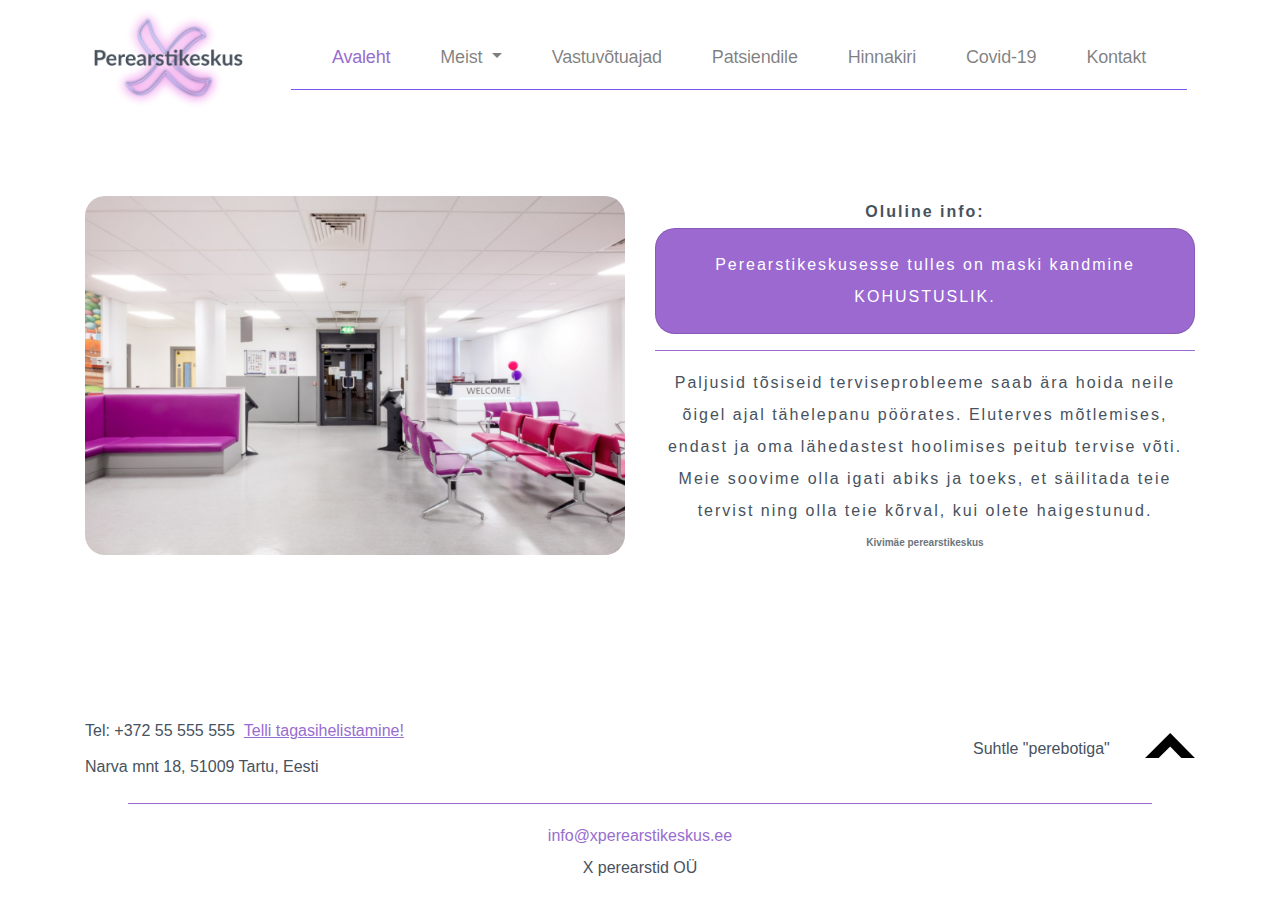
<file: index.html>
<!DOCTYPE html>
<html lang="ee">
    <head>
        <meta charset="utf-8">
        <meta http-equiv="X-UA-Compatible" content="IE=edge">
        <meta name="viewport" content="width=device-width, initial-scale=1, shrink-to-fit=no">
        <meta name="description" content="">
            <meta name="author" content="">
        <title>Perearstikeskus X &#8211; Avaleht</title>
        <!-- Bootstrap CSS -->
        <link rel="stylesheet" href="https://stackpath.bootstrapcdn.com/bootstrap/4.3.1/css/bootstrap.min.css" integrity="sha384-ggOyR0iXCbMQv3Xipma34MD+dH/1fQ784/j6cY/iJTQUOhcWr7x9JvoRxT2MZw1T" crossorigin="anonymous">
        <!-- minu CSS -->
        <link rel="stylesheet" href="style.css">
        <link rel='stylesheet' href='http://fonts.googleapis.com/css?family=Lato&subset=latin,latin-ext' type='text/css'>
        <link rel="icon" type="image/png" href="img/favicon.png">
    </head>
    <body>
        <div class="d-flex mx-auto mb-3 align-items-center">
            <header class="text-center mr-5">
                <a href="index.html"><img src="logo.png" width="150px"></a>
            </header>
            <nav class="navbar navbar-expand-xl navbar-light">
                <button class="navbar-toggler" type="button" data-toggle="collapse" data-target="#navbarNavDropdown" aria-controls="navbarNavDropdown" aria-expanded="false" aria-label="Toggle navigation">
                    <span class="navbar-toggler-icon"></span>
                </button>

                <div class="collapse navbar-collapse" id="navbarNavDropdown">
                    <ul class="navbar-nav mr-auto">
                        <li class="nav-item active"><a class="nav-link" href="index.html">Avaleht</a></li>
                        <li class="nav-item dropdown">
                            <a class="nav-link dropdown-toggle" href="#" id="navbarDropdown" role="button" data-toggle="dropdown" aria-haspopup="true" aria-expanded="false">
                                Meist
                            </a>
                            <div class="dropdown-menu" aria-labelledby="navbarDropdown">
                                <a class="dropdown-item" href="about.html">Ettevõttest</a>
                                <a class="dropdown-item" href="employees.html">Meie töötajad</a>
                            </div>
                        </li>
                        <li class="nav-item"><a class="nav-link" href="reception.html">Vastuvõtuajad</a></li>
                        <li class="nav-item"><a class="nav-link" href="patient_info.html">Patsiendile</a></li>
                        <li class="nav-item"><a class="nav-link" href="pricing.html">Hinnakiri</a></li>
                        <li class="nav-item"><a class="nav-link" href="covid.html">Covid-19</a></li>
                        <li class="nav-item"><a class="nav-link" href="kontakt.html">Kontakt</a></li>
                    </ul>
                </div>
            </nav>
        </div>
        <main class="container d-flex align-items-center">
            <div class="row">
                <section class="col-xl-6">
                    <img src="images/lobby.png" class="extra-rounding" width="100%">
                </section>
                <section class="col-xl-6">
                    <div>
                        <div class="text-center emphasize font-weight-bold">Oluline info:</div>
                        <div class="card text-white bg-purple extra-rounding text-center emphasize">
                            <div class="card-body">Perearstikeskusesse tulles on maski kandmine <span class="text-uppercase">kohustuslik.</span></div>
                        </div>
                    </div>
                    <div>
                        <hr>
                        <div class="emphasize text-center">Paljusid tõsiseid terviseprobleeme saab ära hoida neile õigel ajal tähelepanu pöörates. Eluterves mõtlemises, endast ja oma lähedastest hoolimises peitub tervise võti. Meie soovime olla igati abiks ja toeks, et säilitada teie tervist ning olla teie kõrval, kui olete haigestunud.</div>
                        <div class="extra-small font-weight-bold text-center text-muted">Kivimäe perearstikeskus</div>
                    </div>
                </section>
            </div>
        </main>

        <footer>
            <div class="container footer d-flex flex-wrap align-items-center justify-content-between">
                <div id="k-andmed">
                    <p class="mb-1">Tel: +372 55 555 555 &nbsp;<a style="text-decoration: underline;" href="helistamine.html">Telli tagasihelistamine! </a></p>
                    <p class="mb-1">Narva mnt 18, 51009 Tartu, Eesti</p>
                </div>
                <div class="bot d-flex">
                    <span class="mr-1">Suhtle "perebotiga"</span>
                    <span class="bot-button" onclick="toggleChat()">
                        <object
                            type="image/svg+xml"
                            data="img/ArrowUp.svg" width="50">
                        </object>
                    </span>

                    <div id="chat-container">
                        <button id="close-chat" type="button" onclick="closeChat()">
                            <img src="img/ArrowDown.svg" width="50" alt="">
                        </button>
                        <div class="chat-history">
                            <p id="chat-history-text">Kas saan kuidagi abiks olla?</p>
                        </div>
                        <div class="chat-input">
                            <input type="text" id="user-input">
                        </div>
                    </div>
                </div>
            </div>
            <hr>
            <div class="d-flex flex-column align-items-center">
                <a href="mailto:info@xperearstikeskus.ee">info@xperearstikeskus.ee</a>
                <p>X perearstid OÜ</p>
            </div>
        </footer>
        <!-- jQuery -->
        <script src="https://code.jquery.com/jquery-3.3.1.slim.min.js" integrity="sha384-q8i/X+965DzO0rT7abK41JStQIAqVgRVzpbzo5smXKp4YfRvH+8abtTE1Pi6jizo" crossorigin="anonymous"></script>
        <!-- Popper.js -->
        <script src="https://cdnjs.cloudflare.com/ajax/libs/popper.js/1.14.7/umd/popper.min.js" integrity="sha384-UO2eT0CpHqdSJQ6hJty5KVphtPhzWj9WO1clHTMGa3JDZwrnQq4sF86dIHNDz0W1" crossorigin="anonymous"></script>
        <!-- Boostrap JS -->
        <script src="https://stackpath.bootstrapcdn.com/bootstrap/4.3.1/js/bootstrap.min.js" integrity="sha384-JjSmVgyd0p3pXB1rRibZUAYoIIy6OrQ6VrjIEaFf/nJGzIxFDsf4x0xIM+B07jRM" crossorigin="anonymous"></script>
        <!-- ikoonid -->
        <script src="https://cdn.linearicons.com/free/1.0.0/svgembedder.min.js"></script>
        <!-- bot -->
        <script src="js/bot.js"></script>
    </body>
</html>
</file>
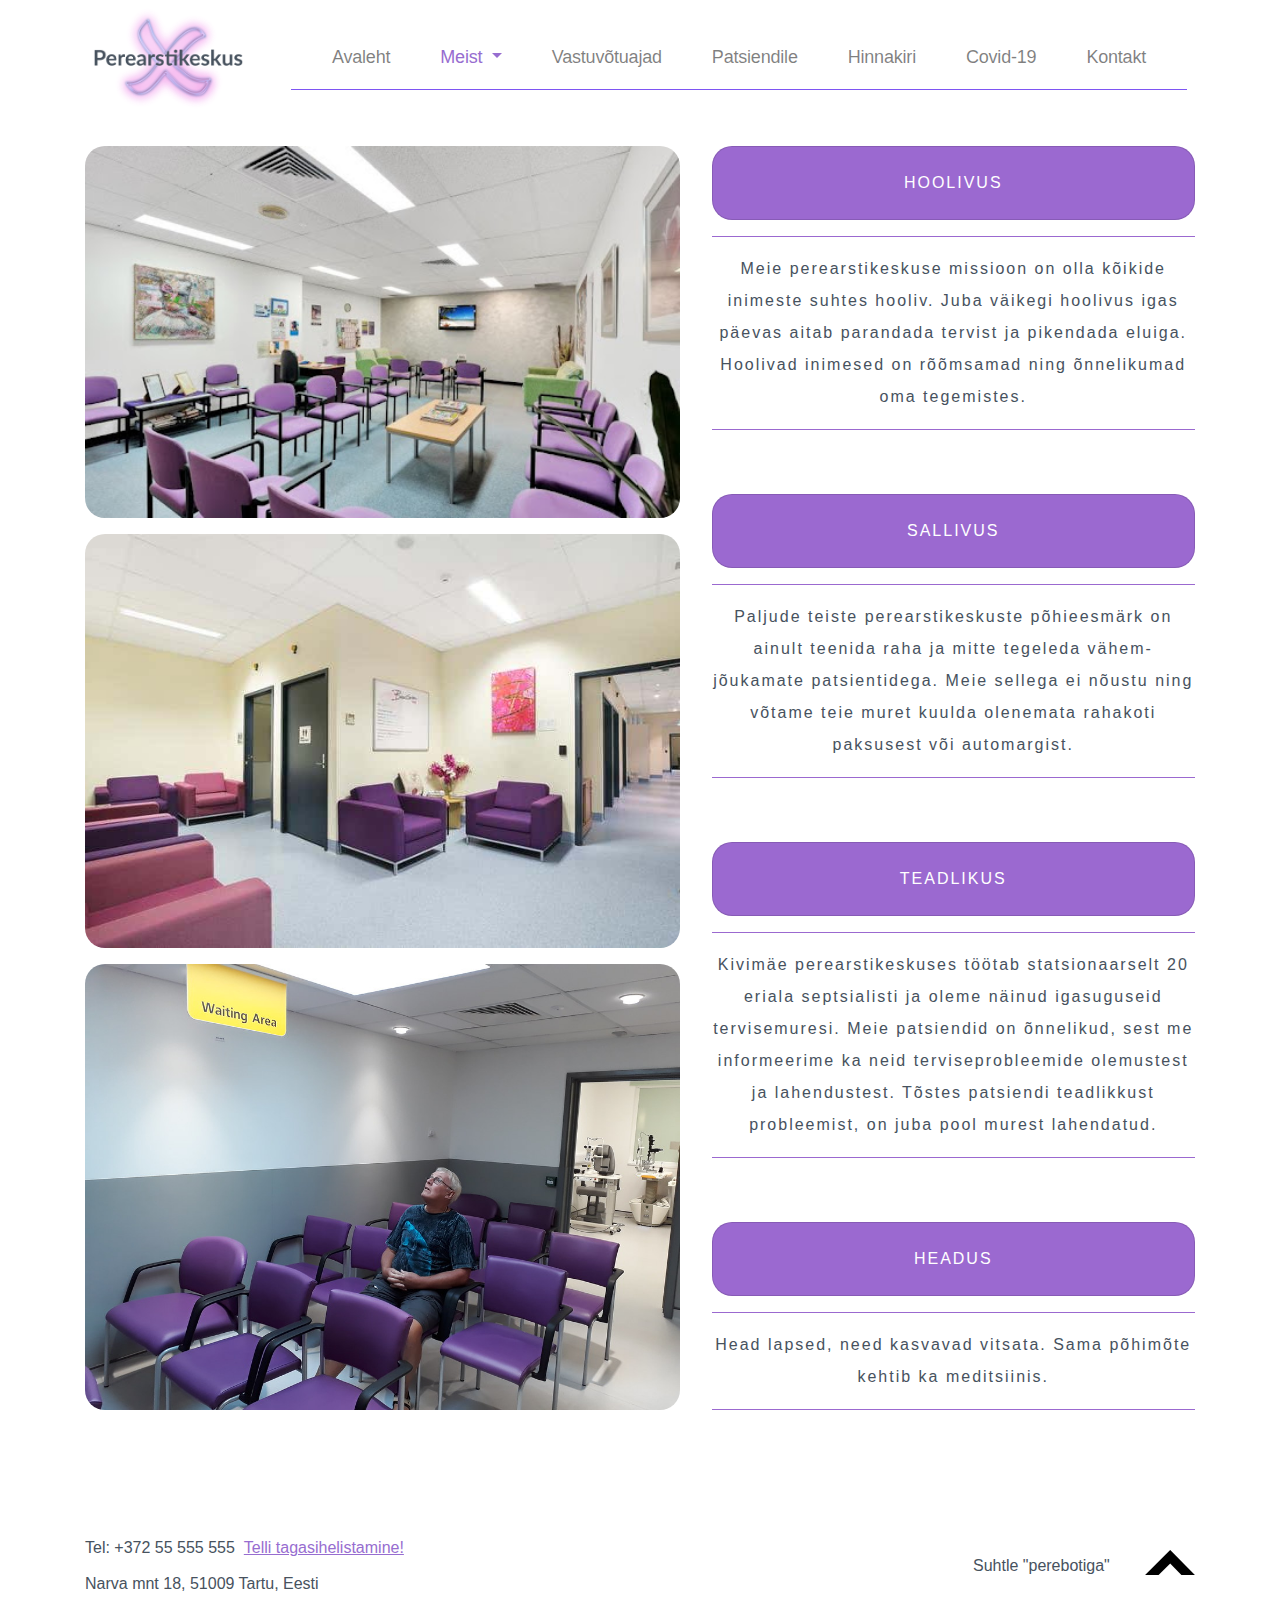
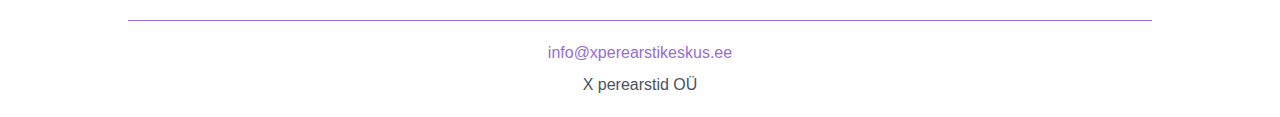
<file: about.html>
<!DOCTYPE html>
<html lang="ee">
<head>
    <meta charset="utf-8">
    <meta http-equiv="X-UA-Compatible" content="IE=edge">
    <meta name="viewport" content="width=device-width, initial-scale=1, shrink-to-fit=no">
    <meta name="description" content="">
    <meta name="author" content="">
    <title>Perearstikeskus X &#8211; Meist</title>
    <!-- Bootstrap CSS -->
    <link rel="stylesheet" href="https://stackpath.bootstrapcdn.com/bootstrap/4.3.1/css/bootstrap.min.css" integrity="sha384-ggOyR0iXCbMQv3Xipma34MD+dH/1fQ784/j6cY/iJTQUOhcWr7x9JvoRxT2MZw1T" crossorigin="anonymous">
    <!-- minu CSS -->
    <link rel="stylesheet" href="style.css">
    <link rel='stylesheet' href='http://fonts.googleapis.com/css?family=Lato&subset=latin,latin-ext' type='text/css'>
    <link rel="icon" type="image/png" href="img/favicon.png">
</head>
<body>

    <div class="d-flex mx-auto mb-3 align-items-center">
        <header class="text-center mr-5">
            <a href="index.html"><img src="logo.png" width="150px"></a>
        </header>
        <nav class="navbar navbar-expand-xl navbar-light">
            <button class="navbar-toggler" type="button" data-toggle="collapse" data-target="#navbarNavDropdown" aria-controls="navbarNavDropdown" aria-expanded="false" aria-label="Toggle navigation">
                <span class="navbar-toggler-icon"></span>
            </button>

            <div class="collapse navbar-collapse" id="navbarNavDropdown">
                <ul class="navbar-nav mr-auto">
                    <li class="nav-item"><a class="nav-link" href="index.html">Avaleht</a></li>
                    <li class="nav-item active dropdown">
                        <a class="nav-link dropdown-toggle" href="#" id="navbarDropdown" role="button" data-toggle="dropdown" aria-haspopup="true" aria-expanded="false">
                            Meist
                        </a>
                        <div class="dropdown-menu" aria-labelledby="navbarDropdown">
                            <a class="dropdown-item active" href="about.html">Ettevõttest</a>
                            <a class="dropdown-item" href="employees.html">Meie töötajad</a>
                        </div>
                    </li>
                    <li class="nav-item"><a class="nav-link" href="reception.html">Vastuvõtuajad</a></li>
                    <li class="nav-item"><a class="nav-link" href="patient_info.html">Patsiendile</a></li>
                    <li class="nav-item"><a class="nav-link" href="pricing.html">Hinnakiri</a></li>
                    <li class="nav-item"><a class="nav-link" href="covid.html">Covid-19</a></li>
                    <li class="nav-item"><a class="nav-link" href="kontakt.html">Kontakt</a></li>
                </ul>
            </div>
        </nav>
    </div>

    <main class="container d-flex align-items-center justify-content-around flex-wrap">
        <section class="section left-section">
            <img src="images/interior_1.jpg" class="extra-rounding vertical-spacing" width="100%">
            <img src="images/interior_2.jpg" class="extra-rounding vertical-spacing" width="100%">
            <img src="images/interior_3.jpg" class="extra-rounding vertical-spacing" width="100%">
        </section>
        <section class="section right-section">
            <div class="card text-white bg-purple extra-rounding text-center emphasize">
                <div class="card-body"><span class="text-uppercase">Hoolivus</span></div>
            </div>
            <hr>
            <div class="emphasize text-center">Meie perearstikeskuse missioon on olla kõikide inimeste suhtes hooliv. Juba väikegi hoolivus igas päevas aitab parandada tervist ja pikendada eluiga. Hoolivad inimesed on rõõmsamad ning õnnelikumad oma tegemistes.</div>
            <hr>
            <div class="spacer"></div>
            <div class="card text-white bg-purple extra-rounding text-center emphasize">
                <div class="card-body"><span class="text-uppercase">Sallivus</span></div>
            </div>
            <hr>
            <div class="emphasize text-center">Paljude teiste perearstikeskuste põhieesmärk on ainult teenida raha ja mitte tegeleda vähem-jõukamate patsientidega. Meie sellega ei nõustu ning võtame teie muret kuulda olenemata rahakoti paksusest või automargist.</div>
            <hr>
            <div class="spacer"></div>
            <div class="card text-white bg-purple extra-rounding text-center emphasize">
                <div class="card-body"><span class="text-uppercase">Teadlikus</span></div>
            </div>
            <hr>
            <div class="emphasize text-center">Kivimäe perearstikeskuses töötab statsionaarselt 20 eriala septsialisti ja oleme näinud igasuguseid tervisemuresi. Meie patsiendid on õnnelikud, sest me informeerime ka neid terviseprobleemide olemustest ja lahendustest. Tõstes patsiendi teadlikkust probleemist, on juba pool murest lahendatud.</div>
            <hr>
            <div class="spacer"></div>
            <div class="card text-white bg-purple extra-rounding text-center emphasize">
                <div class="card-body"><span class="text-uppercase">Headus</span></div>
            </div>
            <hr>
            <div class="emphasize text-center">Head lapsed, need kasvavad vitsata. Sama põhimõte kehtib ka meditsiinis.</div>
            <hr>
        </section>
    </main>

    <footer>
        <div class="container footer d-flex flex-wrap align-items-center justify-content-between">
            <div id="k-andmed">
                <p class="mb-1">Tel: +372 55 555 555 &nbsp;<a style="text-decoration: underline;" href="helistamine.html">Telli tagasihelistamine! </a></p>
                <p class="mb-1">Narva mnt 18, 51009 Tartu, Eesti</p>
            </div>
            <div class="bot d-flex">
                <span class="mr-1">Suhtle "perebotiga"</span>
                <span class="bot-button" onclick="toggleChat()">
                    <object id="bot-button"
                        type="image/svg+xml"
                        data="img/ArrowUp.svg" width="50">
                    </object>
                </span>

                <div id="chat-container">
                    <button id="close-chat" type="button" onclick="closeChat()">
                        <img src="img/ArrowDown.svg" width="50" alt="">
                    </button>
                    <div class="chat-history">
                        <p id="chat-history-text">Kas saan kuidagi abiks olla?</p>
                    </div>
                    <div class="chat-input">
                        <input type="text" id="user-input">
                    </div>
                </div>
            </div>
        </div>
        <hr>
        <div class="d-flex flex-column align-items-center">
            <a href="mailto:info@xperearstikeskus.ee">info@xperearstikeskus.ee</a>
            <p>X perearstid OÜ</p>
        </div>
    </footer>

    <!-- jQuery -->
    <script src="https://code.jquery.com/jquery-3.3.1.slim.min.js" integrity="sha384-q8i/X+965DzO0rT7abK41JStQIAqVgRVzpbzo5smXKp4YfRvH+8abtTE1Pi6jizo" crossorigin="anonymous"></script>
    <!-- Popper.js -->
    <script src="https://cdnjs.cloudflare.com/ajax/libs/popper.js/1.14.7/umd/popper.min.js" integrity="sha384-UO2eT0CpHqdSJQ6hJty5KVphtPhzWj9WO1clHTMGa3JDZwrnQq4sF86dIHNDz0W1" crossorigin="anonymous"></script>
    <!-- Boostrap JS -->
    <script src="https://stackpath.bootstrapcdn.com/bootstrap/4.3.1/js/bootstrap.min.js" integrity="sha384-JjSmVgyd0p3pXB1rRibZUAYoIIy6OrQ6VrjIEaFf/nJGzIxFDsf4x0xIM+B07jRM" crossorigin="anonymous"></script>
    <!-- ikoonid -->
    <script src="https://cdn.linearicons.com/free/1.0.0/svgembedder.min.js"></script>
    <!-- bot -->
    <script src="js/bot.js"></script>
</body>
</html>
</file>
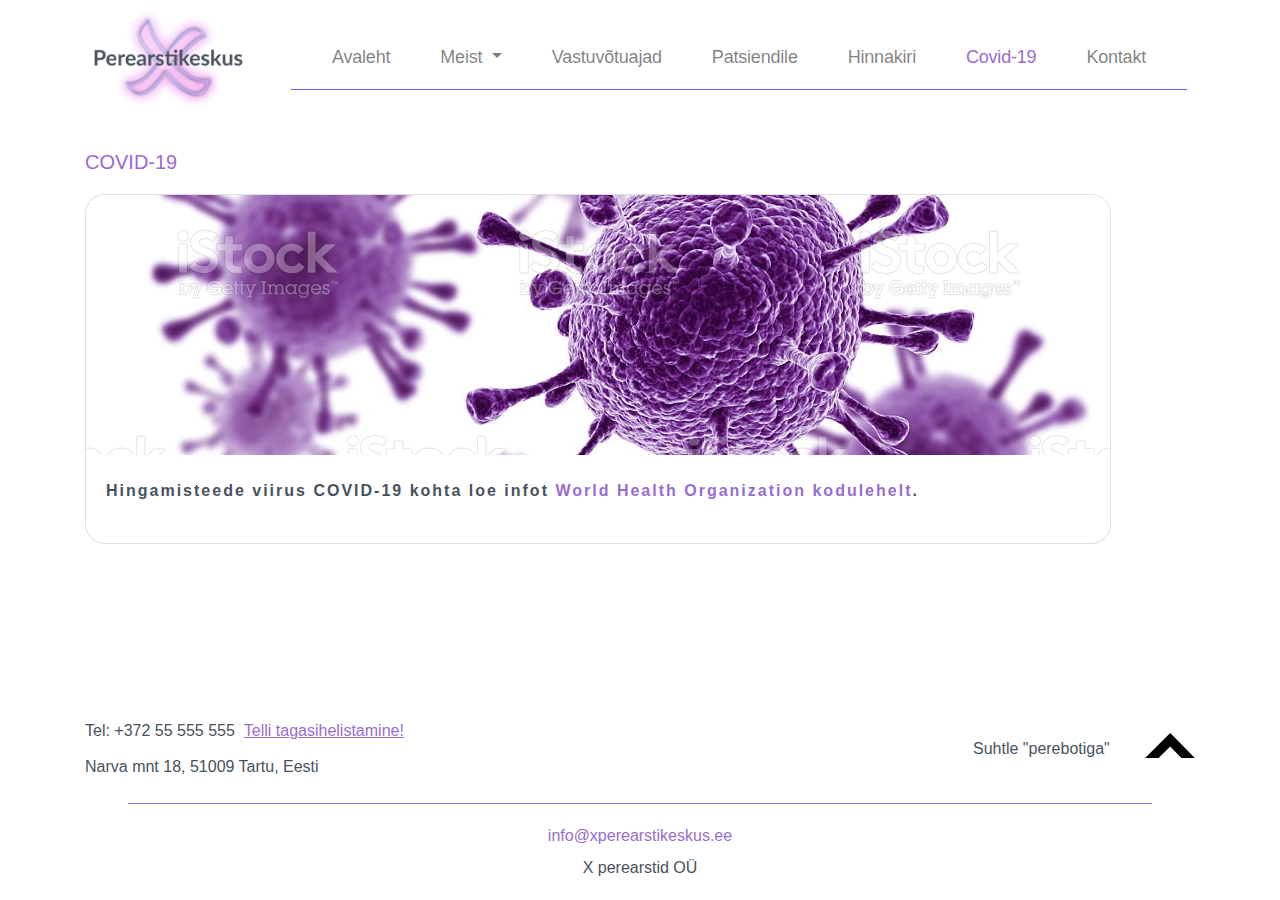
<file: covid.html>
<!DOCTYPE html>
<html lang="ee">
<head>
    <meta charset="utf-8">
    <meta http-equiv="X-UA-Compatible" content="IE=edge">
    <meta name="viewport" content="width=device-width, initial-scale=1, shrink-to-fit=no">
    <meta name="description" content="">
    <meta name="author" content="">
    <title>Perearstikeskus X &#8211; COVID-19</title>
    <!-- Bootstrap CSS -->
    <link rel="stylesheet" href="https://stackpath.bootstrapcdn.com/bootstrap/4.3.1/css/bootstrap.min.css" integrity="sha384-ggOyR0iXCbMQv3Xipma34MD+dH/1fQ784/j6cY/iJTQUOhcWr7x9JvoRxT2MZw1T" crossorigin="anonymous">
    <!-- minu CSS -->
    <link rel="stylesheet" href="style.css">
    <link rel='stylesheet' href='http://fonts.googleapis.com/css?family=Lato&subset=latin,latin-ext' type='text/css'>
    <link rel="icon" type="image/png" href="img/favicon.png">
</head>
<body>

    <div class="d-flex mx-auto mb-3 align-items-center">
        <header class="text-center mr-5">
            <a href="index.html"><img src="logo.png" width="150px"></a>
        </header>
        <nav class="navbar navbar-expand-xl navbar-light">
            <button class="navbar-toggler" type="button" data-toggle="collapse" data-target="#navbarNavDropdown" aria-controls="navbarNavDropdown" aria-expanded="false" aria-label="Toggle navigation">
                <span class="navbar-toggler-icon"></span>
            </button>

            <div class="collapse navbar-collapse" id="navbarNavDropdown">
                <ul class="navbar-nav mr-auto">
                    <li class="nav-item"><a class="nav-link" href="index.html">Avaleht</a></li>
                    <li class="nav-item dropdown">
                        <a class="nav-link dropdown-toggle" href="#" id="navbarDropdown" role="button" data-toggle="dropdown" aria-haspopup="true" aria-expanded="false">
                            Meist
                        </a>
                        <div class="dropdown-menu" aria-labelledby="navbarDropdown">
                            <a class="dropdown-item" href="about.html">Ettevõttest</a>
                            <a class="dropdown-item" href="employees.html">Meie töötajad</a>
                        </div>
                    </li>
                    <li class="nav-item"><a class="nav-link" href="reception.html">Vastuvõtuajad</a></li>
                    <li class="nav-item"><a class="nav-link" href="patient_info.html">Patsiendile</a></li>
                    <li class="nav-item"><a class="nav-link" href="pricing.html">Hinnakiri</a></li>
                    <li class="nav-item active"><a class="nav-link" href="covid.html">Covid-19</a></li>
                    <li class="nav-item"><a class="nav-link" href="kontakt.html">Kontakt</a></li>
                </ul>
            </div>
        </nav>
    </div>


    <main class="container">
        <h2>COVID-19</h2>
        <section class="d-flex align-items-start justify-content-between">
            <div class="card extra-rounding">
                <div class="card-top_image">
                    <img src="images/covid.jpg">
                </div>
                <div class="card-body emphasize font-weight-bold">
                    <p>Hingamisteede viirus COVID-19 kohta loe infot <a href="https://www.who.int/emergencies/diseases/novel-coronavirus-2019/advice-for-public" target="_blank">World Health Organization kodulehelt</a>.</p>
                </div>
            </div>
        </section>
    </main>

    <footer>
        <div class="container footer d-flex flex-wrap align-items-center justify-content-between">
            <div id="k-andmed">
                <p class="mb-1">Tel: +372 55 555 555 &nbsp;<a style="text-decoration: underline;" href="helistamine.html">Telli tagasihelistamine! </a></p>
                <p class="mb-1">Narva mnt 18, 51009 Tartu, Eesti</p>
            </div>
            <div class="bot d-flex">
                <span class="mr-1">Suhtle "perebotiga"</span>
                <span class="bot-button" onclick="toggleChat()">
                    <object id="bot-button"
                        type="image/svg+xml"
                        data="img/ArrowUp.svg" width="50">
                    </object>
                </span>

                <div id="chat-container">
                    <button id="close-chat" type="button" onclick="closeChat()">
                        <img src="img/ArrowDown.svg" width="50" alt="">
                    </button>
                    <div class="chat-history">
                        <p id="chat-history-text">Kas saan kuidagi abiks olla?</p>
                    </div>
                    <div class="chat-input">
                        <input type="text" id="user-input">
                    </div>
                </div>
            </div>
        </div>
        <hr>
        <div class="d-flex flex-column align-items-center">
            <a href="mailto:info@xperearstikeskus.ee">info@xperearstikeskus.ee</a>
            <p>X perearstid OÜ</p>
        </div>
    </footer>
    <!-- jQuery -->
    <script src="https://code.jquery.com/jquery-3.3.1.slim.min.js" integrity="sha384-q8i/X+965DzO0rT7abK41JStQIAqVgRVzpbzo5smXKp4YfRvH+8abtTE1Pi6jizo" crossorigin="anonymous"></script>
    <!-- Popper.js -->
    <script src="https://cdnjs.cloudflare.com/ajax/libs/popper.js/1.14.7/umd/popper.min.js" integrity="sha384-UO2eT0CpHqdSJQ6hJty5KVphtPhzWj9WO1clHTMGa3JDZwrnQq4sF86dIHNDz0W1" crossorigin="anonymous"></script>
    <!-- Boostrap JS -->
    <script src="https://stackpath.bootstrapcdn.com/bootstrap/4.3.1/js/bootstrap.min.js" integrity="sha384-JjSmVgyd0p3pXB1rRibZUAYoIIy6OrQ6VrjIEaFf/nJGzIxFDsf4x0xIM+B07jRM" crossorigin="anonymous"></script>
    <!-- ikoonid -->
    <script src="https://cdn.linearicons.com/free/1.0.0/svgembedder.min.js"></script>
    <!-- bot -->
    <script src="js/bot.js"></script>
</body>
</html>
</file>
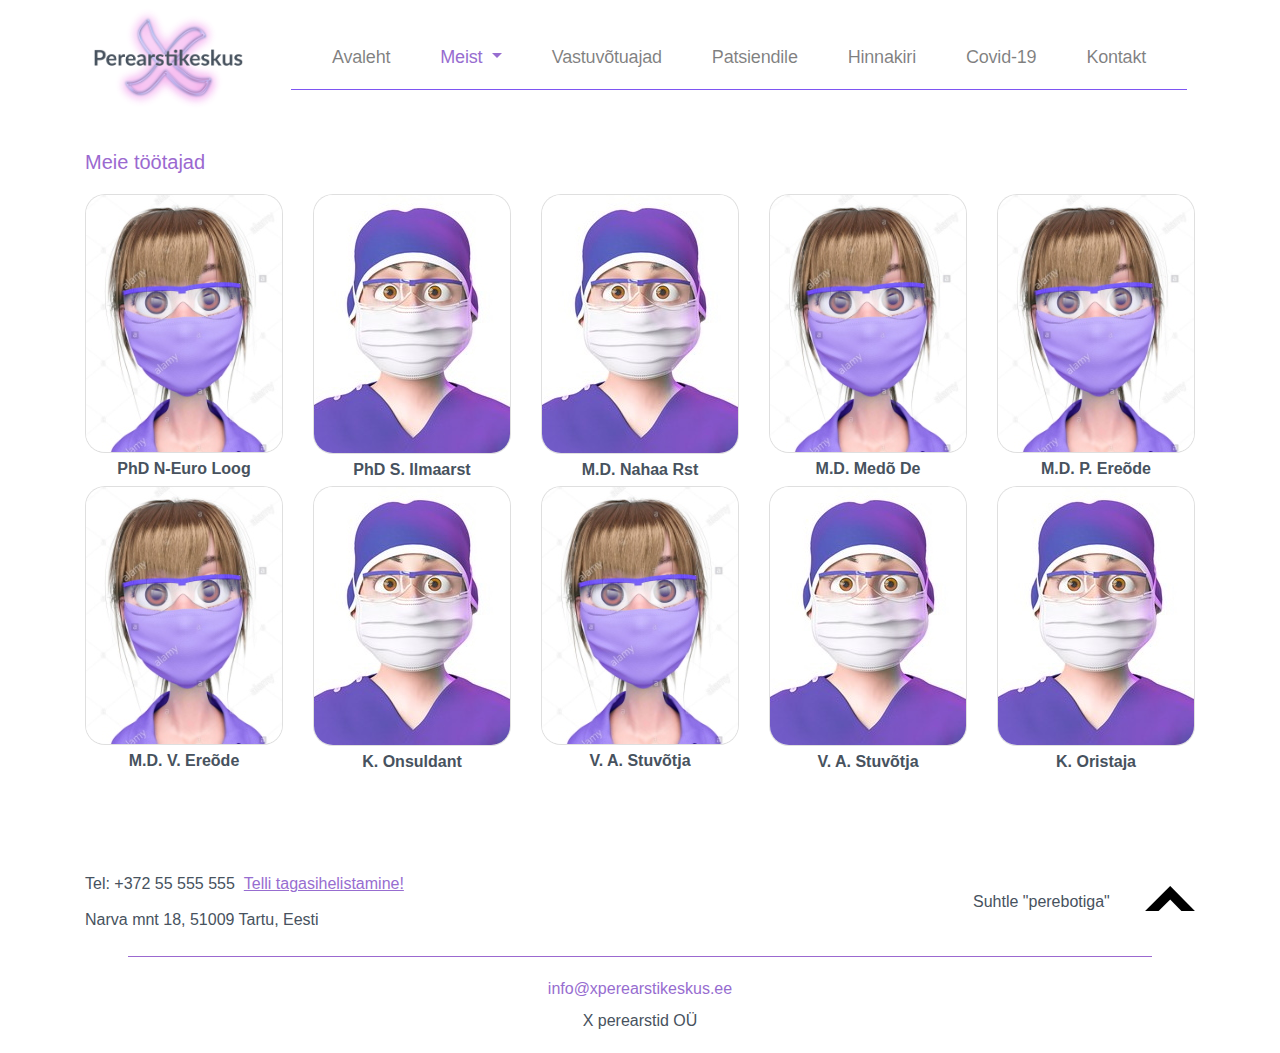
<file: employees.html>
<!DOCTYPE html>
<html lang="ee">
<head>
    <meta charset="utf-8">
    <meta http-equiv="X-UA-Compatible" content="IE=edge">
    <meta name="viewport" content="width=device-width, initial-scale=1, shrink-to-fit=no">
    <meta name="description" content="">
    <meta name="author" content="">
    <title>Perearstikeskus X &#8211; Töötajad</title>
    <!-- Bootstrap CSS -->
    <link rel="stylesheet" href="https://stackpath.bootstrapcdn.com/bootstrap/4.3.1/css/bootstrap.min.css" integrity="sha384-ggOyR0iXCbMQv3Xipma34MD+dH/1fQ784/j6cY/iJTQUOhcWr7x9JvoRxT2MZw1T" crossorigin="anonymous">
    <!-- minu CSS -->
    <link rel="stylesheet" href="style.css">
    <link rel='stylesheet' href='http://fonts.googleapis.com/css?family=Lato&subset=latin,latin-ext' type='text/css'>
    <link rel="icon" type="image/png" href="img/favicon.png">
</head>
<body>

    <div class="d-flex mx-auto mb-3 align-items-center">
        <header class="text-center mr-5">
            <a href="index.html"><img src="logo.png" width="150px"></a>
        </header>
        <nav class="navbar navbar-expand-xl navbar-light">
            <button class="navbar-toggler" type="button" data-toggle="collapse" data-target="#navbarNavDropdown" aria-controls="navbarNavDropdown" aria-expanded="false" aria-label="Toggle navigation">
                <span class="navbar-toggler-icon"></span>
            </button>

            <div class="collapse navbar-collapse" id="navbarNavDropdown">
                <ul class="navbar-nav mr-auto">
                    <li class="nav-item"><a class="nav-link" href="index.html">Avaleht</a></li>
                    <li class="nav-item active dropdown">
                        <a class="nav-link dropdown-toggle" href="#" id="navbarDropdown" role="button" data-toggle="dropdown" aria-haspopup="true" aria-expanded="false">
                            Meist
                        </a>
                        <div class="dropdown-menu" aria-labelledby="navbarDropdown">
                            <a class="dropdown-item" href="about.html">Ettevõttest</a>
                            <a class="dropdown-item active" href="employees.html">Meie töötajad</a>
                        </div>
                    </li>
                    <li class="nav-item"><a class="nav-link" href="reception.html">Vastuvõtuajad</a></li>
                    <li class="nav-item"><a class="nav-link" href="patient_info.html">Patsiendile</a></li>
                    <li class="nav-item"><a class="nav-link" href="pricing.html">Hinnakiri</a></li>
                    <li class="nav-item"><a class="nav-link" href="covid.html">Covid-19</a></li>
                    <li class="nav-item"><a class="nav-link" href="kontakt.html">Kontakt</a></li>
                </ul>
            </div>
        </nav>
    </div>


    <main class="container">
        <h2>Meie töötajad</h2>
        <section class="d-flex align-items-top justify-content-between flex-wrap">
            <div class="text-center">
                <div class="card extra-rounding" style="overflow: hidden;">
                    <div class="card-image-top">
                        <img src="images/employees/woman.jpg">
                    </div>
                </div>
                <div class="font-weight-bold">PhD N-Euro Loog</div>
            </div>
            <div class="text-center">
                <div class="card extra-rounding" style="overflow: hidden;">
                    <div class="card-image-top">
                        <img src="images/employees/man.jpg">
                    </div>
                </div>
                <div class="font-weight-bold">PhD S. Ilmaarst</div>
            </div>
            <div class="text-center">
                <div class="card extra-rounding" style="overflow: hidden;">
                    <div class="card-image-top">
                        <img src="images/employees/man.jpg">
                    </div>
                </div>
                <div class="font-weight-bold">M.D. Nahaa Rst</div>
            </div>
            <div class="text-center">
                <div class="card extra-rounding" style="overflow: hidden;">
                    <div class="card-image-top">
                        <img src="images/employees/woman.jpg">
                    </div>
                </div>
                <div class="font-weight-bold">M.D. Medõ De</div>
            </div>
            <div class="text-center">
                <div class="card extra-rounding" style="overflow: hidden;">
                    <div class="card-image-top">
                        <img src="images/employees/woman.jpg">
                    </div>
                </div>
                <div class="font-weight-bold">M.D. P. Ereõde</div>
            </div>

            <div class="text-center">
                <div class="card extra-rounding" style="overflow: hidden;">
                    <div class="card-image-top">
                        <img src="images/employees/woman.jpg">
                    </div>
                </div>
                <div class="font-weight-bold">M.D. V. Ereõde</div>
            </div>

            <div class="text-center">
                <div class="card extra-rounding" style="overflow: hidden;">
                    <div class="card-image-top">
                        <img src="images/employees/man.jpg">
                    </div>
                </div>
                <div class="font-weight-bold">K. Onsuldant</div>
            </div>

            <div class="text-center">
                <div class="card extra-rounding" style="overflow: hidden;">
                    <div class="card-image-top">
                        <img src="images/employees/woman.jpg">
                    </div>
                </div>
                <div class="font-weight-bold">V. A. Stuvõtja</div>
            </div>

            <div class="text-center">
                <div class="card extra-rounding" style="overflow: hidden;">
                    <div class="card-image-top">
                        <img src="images/employees/man.jpg">
                    </div>
                </div>
                <div class="font-weight-bold">V. A. Stuvõtja</div>
            </div>

            <div class="text-center">
                <div class="card extra-rounding" style="overflow: hidden;">
                    <div class="card-image-top">
                        <img src="images/employees/man.jpg">
                    </div>
                </div>
                <div class="font-weight-bold">K. Oristaja</div>
            </div>
        </section>
    </main>

    <footer>
        <div class="container footer d-flex flex-wrap align-items-center justify-content-between">
            <div id="k-andmed">
                <p class="mb-1">Tel: +372 55 555 555 &nbsp;<a style="text-decoration: underline;" href="helistamine.html">Telli tagasihelistamine! </a></p>
                <p class="mb-1">Narva mnt 18, 51009 Tartu, Eesti</p>
            </div>
            <div class="bot d-flex">
                <span class="mr-1">Suhtle "perebotiga"</span>
                <span class="bot-button" onclick="toggleChat()">
                    <object id="bot-button"
                        type="image/svg+xml"
                        data="img/ArrowUp.svg" width="50">
                    </object>
                </span>

                <div id="chat-container">
                    <button id="close-chat" type="button" onclick="closeChat()">
                        <img src="img/ArrowDown.svg" width="50" alt="">
                    </button>
                    <div class="chat-history">
                        <p id="chat-history-text">Kas saan kuidagi abiks olla?</p>
                    </div>
                    <div class="chat-input">
                        <input type="text" id="user-input">
                    </div>
                </div>
            </div>
        </div>
        <hr>
        <div class="d-flex flex-column align-items-center">
            <a href="mailto:info@xperearstikeskus.ee">info@xperearstikeskus.ee</a>
            <p>X perearstid OÜ</p>
        </div>
    </footer>

    <!-- jQuery -->
    <script src="https://code.jquery.com/jquery-3.3.1.slim.min.js" integrity="sha384-q8i/X+965DzO0rT7abK41JStQIAqVgRVzpbzo5smXKp4YfRvH+8abtTE1Pi6jizo" crossorigin="anonymous"></script>
    <!-- Popper.js -->
    <script src="https://cdnjs.cloudflare.com/ajax/libs/popper.js/1.14.7/umd/popper.min.js" integrity="sha384-UO2eT0CpHqdSJQ6hJty5KVphtPhzWj9WO1clHTMGa3JDZwrnQq4sF86dIHNDz0W1" crossorigin="anonymous"></script>
    <!-- Boostrap JS -->
    <script src="https://stackpath.bootstrapcdn.com/bootstrap/4.3.1/js/bootstrap.min.js" integrity="sha384-JjSmVgyd0p3pXB1rRibZUAYoIIy6OrQ6VrjIEaFf/nJGzIxFDsf4x0xIM+B07jRM" crossorigin="anonymous"></script>
    <!-- ikoonid -->
    <script src="https://cdn.linearicons.com/free/1.0.0/svgembedder.min.js"></script>
    <!-- bot -->
    <script src="js/bot.js"></script>
</body>
</html>
</file>
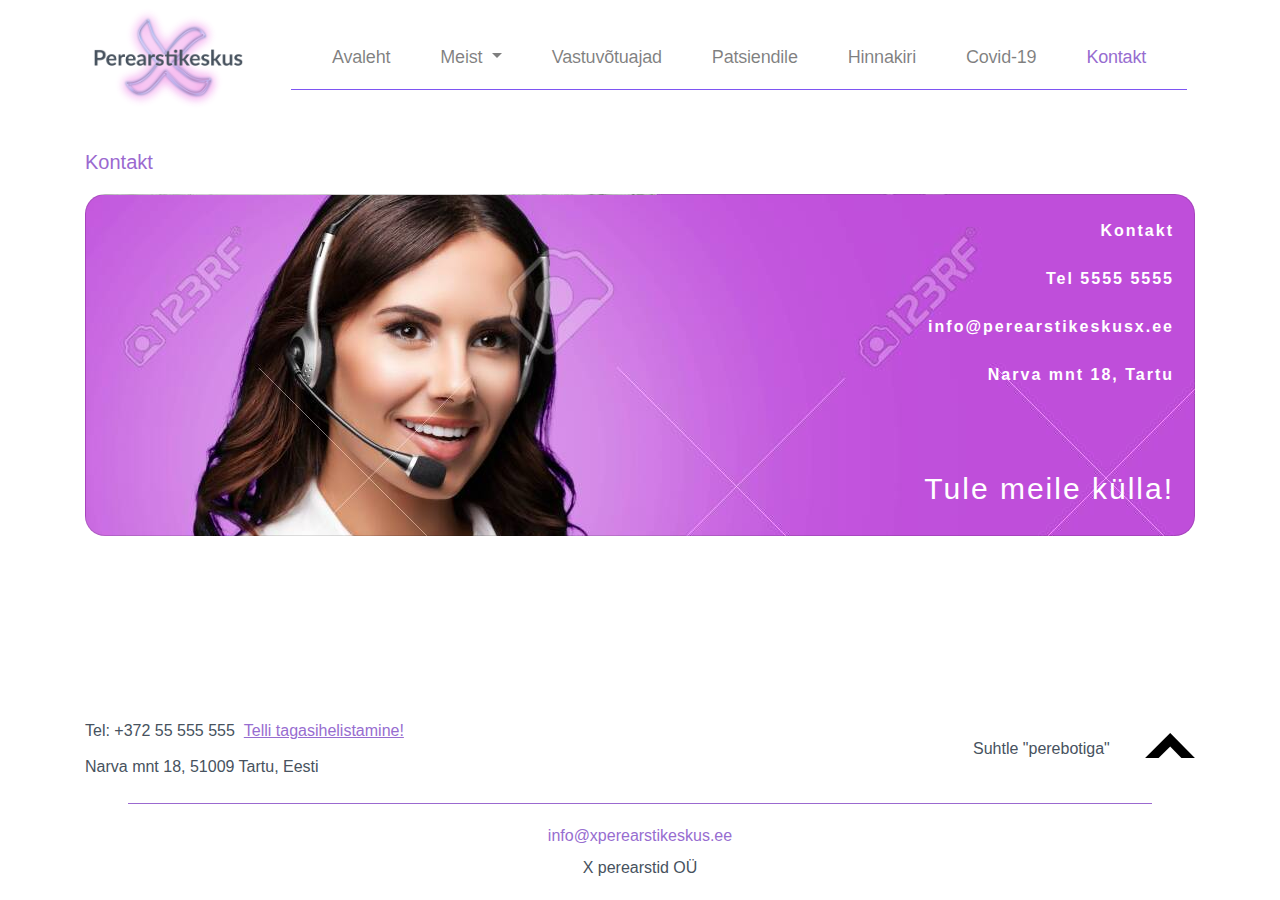
<file: kontakt.html>
<!DOCTYPE html>
<html lang="ee">
<head>
    <meta charset="utf-8">
    <meta http-equiv="X-UA-Compatible" content="IE=edge">
    <meta name="viewport" content="width=device-width, initial-scale=1, shrink-to-fit=no">
    <meta name="description" content="">
    <meta name="author" content="">
    <title>Perearstikeskus X &#8211; COVID-19</title>
    <!-- Bootstrap CSS -->
    <link rel="stylesheet" href="https://stackpath.bootstrapcdn.com/bootstrap/4.3.1/css/bootstrap.min.css" integrity="sha384-ggOyR0iXCbMQv3Xipma34MD+dH/1fQ784/j6cY/iJTQUOhcWr7x9JvoRxT2MZw1T" crossorigin="anonymous">
    <!-- minu CSS -->
    <link rel="stylesheet" href="style.css">
    <link rel='stylesheet' href='http://fonts.googleapis.com/css?family=Lato&subset=latin,latin-ext' type='text/css'>
    <link rel="icon" type="image/png" href="img/favicon.png">
</head>
<body>
    <div class="d-flex mx-auto mb-3 align-items-center">
        <header class="text-center mr-5">
            <a href="index.html"><img src="logo.png" width="150px"></a>
        </header>
        <nav class="navbar navbar-expand-xl navbar-light">
            <button class="navbar-toggler" type="button" data-toggle="collapse" data-target="#navbarNavDropdown" aria-controls="navbarNavDropdown" aria-expanded="false" aria-label="Toggle navigation">
                <span class="navbar-toggler-icon"></span>
            </button>

            <div class="collapse navbar-collapse" id="navbarNavDropdown">
                <ul class="navbar-nav mr-auto">
                    <li class="nav-item"><a class="nav-link" href="index.html">Avaleht</a></li>
                    <li class="nav-item dropdown">
                        <a class="nav-link dropdown-toggle" href="#" id="navbarDropdown" role="button" data-toggle="dropdown" aria-haspopup="true" aria-expanded="false">
                            Meist
                        </a>
                        <div class="dropdown-menu" aria-labelledby="navbarDropdown">
                            <a class="dropdown-item" href="about.html">Ettevõttest</a>
                            <a class="dropdown-item" href="employees.html">Meie töötajad</a>
                        </div>
                    </li>
                    <li class="nav-item"><a class="nav-link" href="reception.html">Vastuvõtuajad</a></li>
                    <li class="nav-item"><a class="nav-link" href="patient_info.html">Patsiendile</a></li>
                    <li class="nav-item"><a class="nav-link" href="pricing.html">Hinnakiri</a></li>
                    <li class="nav-item"><a class="nav-link" href="covid.html">Covid-19</a></li>
                    <li class="nav-item active"><a class="nav-link" href="kontakt.html">Kontakt</a></li>
                </ul>
            </div>
        </nav>
    </div>

    <main class="container">
        <h2>Kontakt</h2>
        <section class="d-flex align-items-start justify-content-between">
            <div class="card extra-rounding" style="background-image: url('images/contact.jpg'); width: 100%;">
                <div class="card-body emphasize font-weight-bold text-white text-right">
                    <p>Kontakt</p>
                    <p>Tel 5555 5555</p>
                    <p><a class="text-white" href="mailto:info@perearstikeskusx.ee">info@perearstikeskusx.ee</a></p>
                    <p>Narva mnt 18, Tartu</p>
                    <br><br>
                    <h1>Tule meile külla!</h1>
                </div>
            </div>
        </section>
    </main>

    <footer>
        <div class="container footer d-flex flex-wrap align-items-center justify-content-between">
            <div id="k-andmed">
                <p class="mb-1">Tel: +372 55 555 555 &nbsp;<a style="text-decoration: underline;" href="helistamine.html">Telli tagasihelistamine! </a></p>
                <p class="mb-1">Narva mnt 18, 51009 Tartu, Eesti</p>
            </div>
            <div class="bot d-flex">
                <span class="mr-1">Suhtle "perebotiga"</span>
                <span class="bot-button" onclick="toggleChat()">
                    <object id="bot-button"
                        type="image/svg+xml"
                        data="img/ArrowUp.svg" width="50">
                    </object>
                </span>

                <div id="chat-container">
                    <button id="close-chat" type="button" onclick="closeChat()">
                        <img src="img/ArrowDown.svg" width="50" alt="">
                    </button>
                    <div class="chat-history">
                        <p id="chat-history-text">Kas saan kuidagi abiks olla?</p>
                    </div>
                    <div class="chat-input">
                        <input type="text" id="user-input">
                    </div>
                </div>
            </div>
        </div>
        <hr>
        <div class="d-flex flex-column align-items-center">
            <a href="mailto:info@xperearstikeskus.ee">info@xperearstikeskus.ee</a>
            <p>X perearstid OÜ</p>
        </div>
    </footer>

    <!-- jQuery -->
    <script src="https://code.jquery.com/jquery-3.3.1.slim.min.js" integrity="sha384-q8i/X+965DzO0rT7abK41JStQIAqVgRVzpbzo5smXKp4YfRvH+8abtTE1Pi6jizo" crossorigin="anonymous"></script>
    <!-- Popper.js -->
    <script src="https://cdnjs.cloudflare.com/ajax/libs/popper.js/1.14.7/umd/popper.min.js" integrity="sha384-UO2eT0CpHqdSJQ6hJty5KVphtPhzWj9WO1clHTMGa3JDZwrnQq4sF86dIHNDz0W1" crossorigin="anonymous"></script>
    <!-- Boostrap JS -->
    <script src="https://stackpath.bootstrapcdn.com/bootstrap/4.3.1/js/bootstrap.min.js" integrity="sha384-JjSmVgyd0p3pXB1rRibZUAYoIIy6OrQ6VrjIEaFf/nJGzIxFDsf4x0xIM+B07jRM" crossorigin="anonymous"></script>
    <!-- ikoonid -->
    <script src="https://cdn.linearicons.com/free/1.0.0/svgembedder.min.js"></script>
    <!-- bot -->
    <script src="js/bot.js"></script>
</body>
</html>
</file>
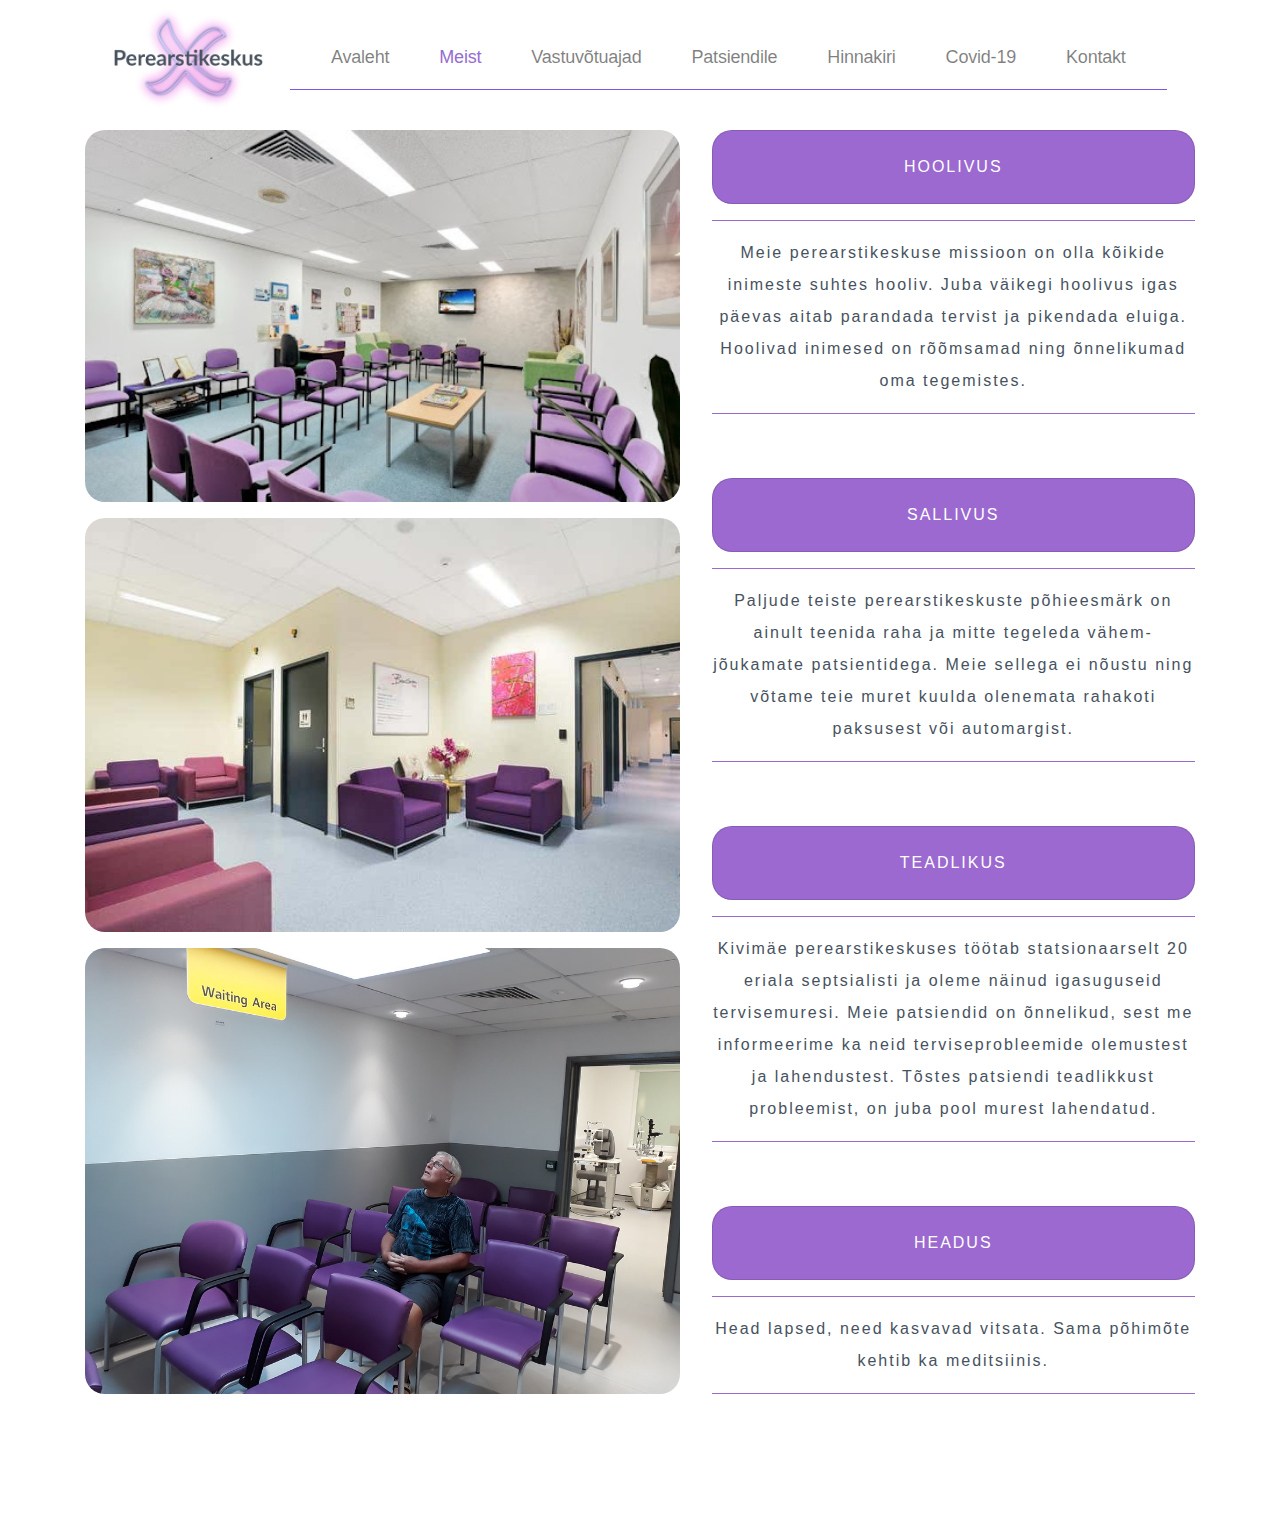
<file: meist.html>
<!DOCTYPE html>
<html lang="ee">
<head>
    <meta charset="utf-8">
    <meta http-equiv="X-UA-Compatible" content="IE=edge">
    <meta name="viewport" content="width=device-width, initial-scale=1, shrink-to-fit=no">
    <meta name="description" content="">
    <meta name="author" content="">
    <title>Perearstikeskus X &#8211; Meist</title>
    <!-- Bootstrap CSS -->
    <link rel="stylesheet" href="https://stackpath.bootstrapcdn.com/bootstrap/4.3.1/css/bootstrap.min.css" integrity="sha384-ggOyR0iXCbMQv3Xipma34MD+dH/1fQ784/j6cY/iJTQUOhcWr7x9JvoRxT2MZw1T" crossorigin="anonymous">
    <!-- minu CSS -->
    <link rel="stylesheet" href="style.css">
    <link rel='stylesheet' href='http://fonts.googleapis.com/css?family=Lato&subset=latin,latin-ext' type='text/css'>
    <link rel="icon" type="image/png" href="img/favicon.png">
</head>
<body>
<div class="container">
    <div class="container-fluid d-flex align-items-center justify-content-around">
        <header class="text-center">
            <a href="index.html"><img src="logo.png" width="150px"></a>
        </header>
        <nav class="navbar navbar-expand-xl navbar-light">
            <button class="navbar-toggler" type="button" data-toggle="collapse" data-target="#navbarNavDropdown" aria-controls="navbarNavDropdown" aria-expanded="false" aria-label="Toggle navigation">
                <span class="navbar-toggler-icon"></span>
            </button>

            <div class="collapse navbar-collapse" id="navbarNavDropdown">
                <ul class="navbar-nav mr-auto">
                    <li class="nav-item"><a class="nav-link" href="index.html">Avaleht</a></li>
                    <li class="nav-item active"><a class="nav-link" href="meist.html">Meist</a></li>
                    <li class="nav-item"><a class="nav-link" href="#">Vastuvõtuajad</a></li>
                    <li class="nav-item"><a class="nav-link" href="#">Patsiendile</a></li>
                    <li class="nav-item"><a class="nav-link" href="#">Hinnakiri</a></li>
                    <li class="nav-item"><a class="nav-link" href="#">Covid-19</a></li>
                    <li class="nav-item"><a class="nav-link" href="kontakt.html">Kontakt</a></li>
                </ul>
            </div>
        </nav>
    </div>

    <main class="d-flex align-items-top justify-content-around flex-wrap">
        <section class="section left-section">
            <img src="images/interior_1.jpg" class="extra-rounding vertical-spacing" width="100%">
            <img src="images/interior_2.jpg" class="extra-rounding vertical-spacing" width="100%">
            <img src="images/interior_3.jpg" class="extra-rounding vertical-spacing" width="100%">
        </section>
        <section class="section right-section">
            <div class="card text-white bg-purple extra-rounding text-center emphasize">
                <div class="card-body"><span class="text-uppercase">Hoolivus</span></div>
            </div>
            <hr>
            <div class="emphasize text-center">Meie perearstikeskuse missioon on olla kõikide inimeste suhtes hooliv. Juba väikegi hoolivus igas päevas aitab parandada tervist ja pikendada eluiga. Hoolivad inimesed on rõõmsamad ning õnnelikumad oma tegemistes.</div>
            <hr>
            <div class="spacer"></div>
            <div class="card text-white bg-purple extra-rounding text-center emphasize">
                <div class="card-body"><span class="text-uppercase">Sallivus</span></div>
            </div>
            <hr>
            <div class="emphasize text-center">Paljude teiste perearstikeskuste põhieesmärk on ainult teenida raha ja mitte tegeleda vähem-jõukamate patsientidega. Meie sellega ei nõustu ning võtame teie muret kuulda olenemata rahakoti paksusest või automargist.</div>
            <hr>
            <div class="spacer"></div>
            <div class="card text-white bg-purple extra-rounding text-center emphasize">
                <div class="card-body"><span class="text-uppercase">Teadlikus</span></div>
            </div>
            <hr>
            <div class="emphasize text-center">Kivimäe perearstikeskuses töötab statsionaarselt 20 eriala septsialisti ja oleme näinud igasuguseid tervisemuresi. Meie patsiendid on õnnelikud, sest me informeerime ka neid terviseprobleemide olemustest ja lahendustest. Tõstes patsiendi teadlikkust probleemist, on juba pool murest lahendatud.</div>
            <hr>
            <div class="spacer"></div>
            <div class="card text-white bg-purple extra-rounding text-center emphasize">
                <div class="card-body"><span class="text-uppercase">Headus</span></div>
            </div>
            <hr>
            <div class="emphasize text-center">Head lapsed, need kasvavad vitsata. Sama põhimõte kehtib ka meditsiinis.</div>
            <hr>
        </section>
    </main>

    <footer></footer>

</div>
<!-- jQuery -->
<script src="https://code.jquery.com/jquery-3.3.1.slim.min.js" integrity="sha384-q8i/X+965DzO0rT7abK41JStQIAqVgRVzpbzo5smXKp4YfRvH+8abtTE1Pi6jizo" crossorigin="anonymous"></script>
<!-- Popper.js -->
<script src="https://cdnjs.cloudflare.com/ajax/libs/popper.js/1.14.7/umd/popper.min.js" integrity="sha384-UO2eT0CpHqdSJQ6hJty5KVphtPhzWj9WO1clHTMGa3JDZwrnQq4sF86dIHNDz0W1" crossorigin="anonymous"></script>
<!-- Boostrap JS -->
<script src="https://stackpath.bootstrapcdn.com/bootstrap/4.3.1/js/bootstrap.min.js" integrity="sha384-JjSmVgyd0p3pXB1rRibZUAYoIIy6OrQ6VrjIEaFf/nJGzIxFDsf4x0xIM+B07jRM" crossorigin="anonymous"></script>
<!-- ikoonid -->
<script src="https://cdn.linearicons.com/free/1.0.0/svgembedder.min.js"></script>
</body>
</html>
</file>
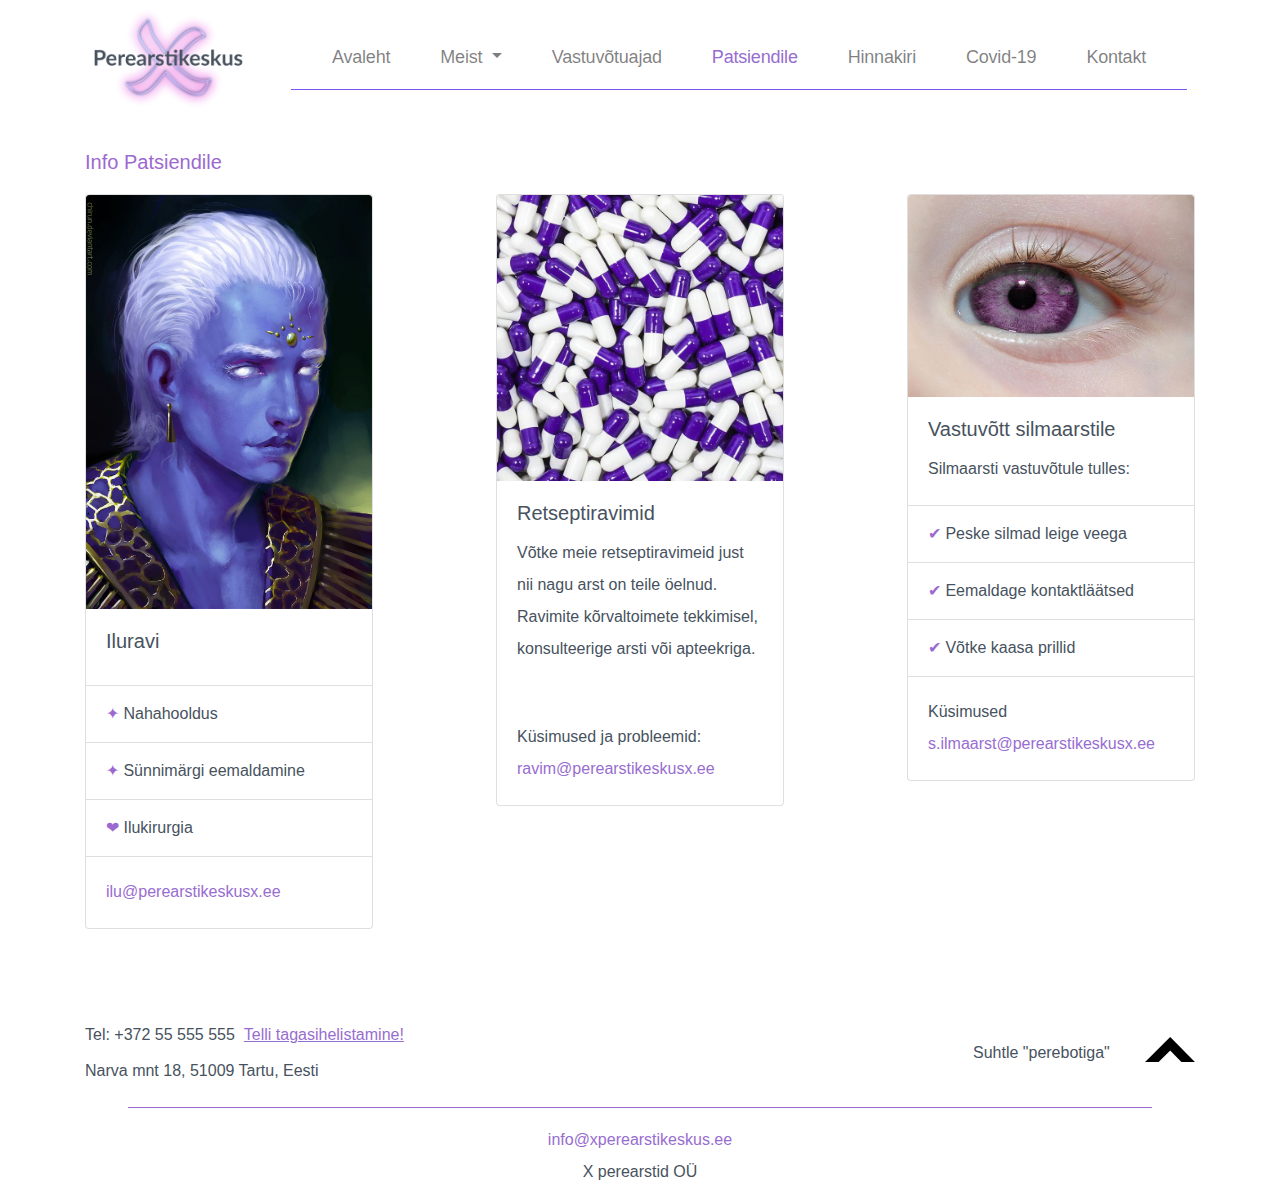
<file: patient_info.html>
<!DOCTYPE html>
<html lang="ee">
<head>
    <meta charset="utf-8">
    <meta http-equiv="X-UA-Compatible" content="IE=edge">
    <meta name="viewport" content="width=device-width, initial-scale=1, shrink-to-fit=no">
    <meta name="description" content="">
    <meta name="author" content="">
    <title>Perearstikeskus X &#8211; Info Patsiendile</title>
    <!-- Bootstrap CSS -->
    <link rel="stylesheet" href="https://stackpath.bootstrapcdn.com/bootstrap/4.3.1/css/bootstrap.min.css" integrity="sha384-ggOyR0iXCbMQv3Xipma34MD+dH/1fQ784/j6cY/iJTQUOhcWr7x9JvoRxT2MZw1T" crossorigin="anonymous">
    <!-- minu CSS -->
    <link rel="stylesheet" href="style.css">
    <link rel='stylesheet' href='http://fonts.googleapis.com/css?family=Lato&subset=latin,latin-ext' type='text/css'>
    <link rel="icon" type="image/png" href="img/favicon.png">
</head>
<body>
    <div class="d-flex mx-auto mb-3 align-items-center">
        <header class="text-center mr-5">
            <a href="index.html"><img src="logo.png" width="150px"></a>
        </header>
        <nav class="navbar navbar-expand-xl navbar-light">
            <button class="navbar-toggler" type="button" data-toggle="collapse" data-target="#navbarNavDropdown" aria-controls="navbarNavDropdown" aria-expanded="false" aria-label="Toggle navigation">
                <span class="navbar-toggler-icon"></span>
            </button>

            <div class="collapse navbar-collapse" id="navbarNavDropdown">
                <ul class="navbar-nav mr-auto">
                    <li class="nav-item"><a class="nav-link" href="index.html">Avaleht</a></li>
                    <li class="nav-item dropdown">
                        <a class="nav-link dropdown-toggle" href="#" id="navbarDropdown" role="button" data-toggle="dropdown" aria-haspopup="true" aria-expanded="false">
                            Meist
                        </a>
                        <div class="dropdown-menu" aria-labelledby="navbarDropdown">
                            <a class="dropdown-item" href="about.html">Ettevõttest</a>
                            <a class="dropdown-item" href="employees.html">Meie töötajad</a>
                        </div>
                    </li>
                    <li class="nav-item"><a class="nav-link" href="reception.html">Vastuvõtuajad</a></li>
                    <li class="nav-item active"><a class="nav-link" href="patient_info.html">Patsiendile</a></li>
                    <li class="nav-item"><a class="nav-link" href="pricing.html">Hinnakiri</a></li>
                    <li class="nav-item"><a class="nav-link" href="covid.html">Covid-19</a></li>
                    <li class="nav-item"><a class="nav-link" href="kontakt.html">Kontakt</a></li>
                </ul>
            </div>
        </nav>
    </div>


    <main class="container">
        <h2>Info Patsiendile</h2>
        <section class="d-flex align-items-start justify-content-between">

            <div class="card" style="width: 18rem;">
                <img class="card-img-top" src="images/info/purple_man.jpg">
                <div class="card-body">
                    <h5 class="card-title">Iluravi</h5>
                </div>
                <ul class="list-group list-group-flush">
                    <li class="list-group-item"><span class="purple font-reset">&#10022;</span> Nahahooldus</li>
                    <li class="list-group-item"><span class="purple font-reset">&#10022;</span> Sünnimärgi eemaldamine</li>
                    <li class="list-group-item"><span class="purple font-reset">&#10084;</span> Ilukirurgia</li>
                </ul>
                <div class="card-body">
                    <a href="mailto:ilu@perearstikeskusx.ee" class="card-link">ilu@perearstikeskusx.ee</a>
                </div>
            </div>

            <div class="card" style="width: 18rem;">
                <img class="card-img-top" src="images/info/pills.jpg">
                <div class="card-body">
                    <h5 class="card-title">Retseptiravimid</h5>
                    <p>Võtke meie retseptiravimeid just nii nagu arst on teile öelnud. Ravimite kõrvaltoimete tekkimisel, konsulteerige arsti või apteekriga.</p>
                </div>
                <div class="card-body">
                    Küsimused ja probleemid: <a href="mailto:ravim@perearstikeskusx.ee" class="card-link">ravim@perearstikeskusx.ee</a>
                </div>
            </div>

            <div class="card" style="width: 18rem;">
                <img class="card-img-top" src="images/info/eye.jpg">
                <div class="card-body">
                    <h5 class="card-title">Vastuvõtt silmaarstile</h5>
                    <p class="card-text">Silmaarsti vastuvõtule tulles:</p>
                </div>
                <ul class="list-group list-group-flush">
                    <li class="list-group-item"><span class="purple font-reset">&#10004;</span> Peske silmad leige veega</li>
                    <li class="list-group-item"><span class="purple font-reset">&#10004;</span> Eemaldage kontaktläätsed</li>
                    <li class="list-group-item"><span class="purple font-reset">&#10004;</span> Võtke kaasa prillid</li>
                </ul>
                <div class="card-body">
                    Küsimused<br><a href="mailto:s.ilmaarst@perearstikeskusx.ee" class="card-link">s.ilmaarst@perearstikeskusx.ee</a>
                </div>
            </div>
        </section>
    </main>

    <footer>
        <div class="container footer d-flex flex-wrap align-items-center justify-content-between">
            <div id="k-andmed">
                <p class="mb-1">Tel: +372 55 555 555 &nbsp;<a style="text-decoration: underline;" href="helistamine.html">Telli tagasihelistamine! </a></p>
                <p class="mb-1">Narva mnt 18, 51009 Tartu, Eesti</p>
            </div>
            <div class="bot d-flex">
                <span class="mr-1">Suhtle "perebotiga"</span>
                <span class="bot-button" onclick="toggleChat()">
                    <object id="bot-button"
                        type="image/svg+xml"
                        data="img/ArrowUp.svg" width="50">
                    </object>
                </span>

                <div id="chat-container">
                    <button id="close-chat" type="button" onclick="closeChat()">
                        <img src="img/ArrowDown.svg" width="50" alt="">
                    </button>
                    <div class="chat-history">
                        <p id="chat-history-text">Kas saan kuidagi abiks olla?</p>
                    </div>
                    <div class="chat-input">
                        <input type="text" id="user-input">
                    </div>
                </div>
            </div>
        </div>
        <hr>
        <div class="d-flex flex-column align-items-center">
            <a href="mailto:info@xperearstikeskus.ee">info@xperearstikeskus.ee</a>
            <p>X perearstid OÜ</p>
        </div>
    </footer>

    <!-- jQuery -->
    <script src="https://code.jquery.com/jquery-3.3.1.slim.min.js" integrity="sha384-q8i/X+965DzO0rT7abK41JStQIAqVgRVzpbzo5smXKp4YfRvH+8abtTE1Pi6jizo" crossorigin="anonymous"></script>
    <!-- Popper.js -->
    <script src="https://cdnjs.cloudflare.com/ajax/libs/popper.js/1.14.7/umd/popper.min.js" integrity="sha384-UO2eT0CpHqdSJQ6hJty5KVphtPhzWj9WO1clHTMGa3JDZwrnQq4sF86dIHNDz0W1" crossorigin="anonymous"></script>
    <!-- Boostrap JS -->
    <script src="https://stackpath.bootstrapcdn.com/bootstrap/4.3.1/js/bootstrap.min.js" integrity="sha384-JjSmVgyd0p3pXB1rRibZUAYoIIy6OrQ6VrjIEaFf/nJGzIxFDsf4x0xIM+B07jRM" crossorigin="anonymous"></script>
    <!-- ikoonid -->
    <script src="https://cdn.linearicons.com/free/1.0.0/svgembedder.min.js"></script>
    <!-- bot -->
    <script src="js/bot.js"></script>
</body>
</html>
</file>
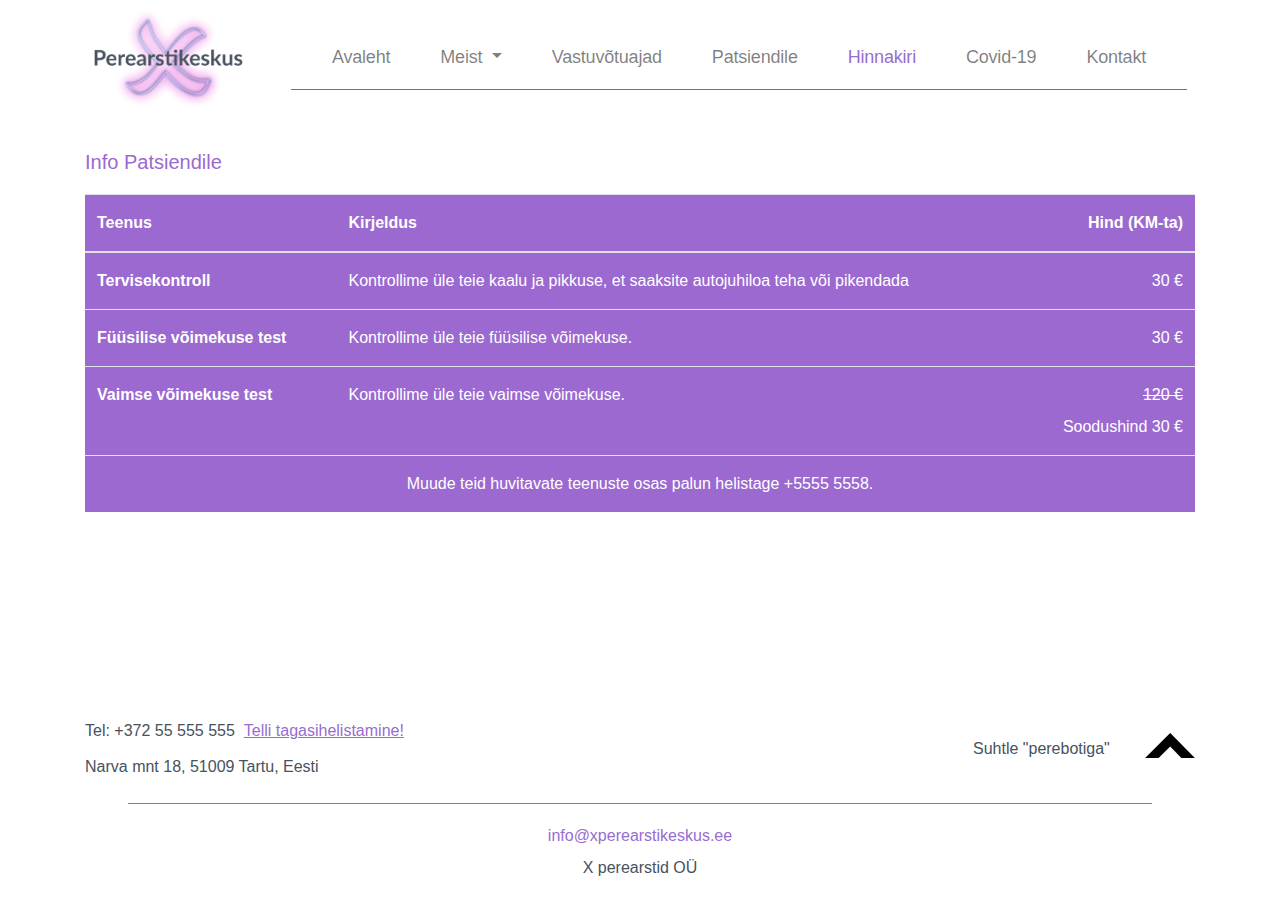
<file: pricing.html>
<!DOCTYPE html>
<html lang="ee">
<head>
    <meta charset="utf-8">
    <meta http-equiv="X-UA-Compatible" content="IE=edge">
    <meta name="viewport" content="width=device-width, initial-scale=1, shrink-to-fit=no">
    <meta name="description" content="">
    <meta name="author" content="">
    <title>Perearstikeskus X &#8211; Hinnakiri</title>
    <!-- Bootstrap CSS -->
    <link rel="stylesheet" href="https://stackpath.bootstrapcdn.com/bootstrap/4.3.1/css/bootstrap.min.css" integrity="sha384-ggOyR0iXCbMQv3Xipma34MD+dH/1fQ784/j6cY/iJTQUOhcWr7x9JvoRxT2MZw1T" crossorigin="anonymous">
    <!-- minu CSS -->
    <link rel="stylesheet" href="style.css">
    <link rel='stylesheet' href='http://fonts.googleapis.com/css?family=Lato&subset=latin,latin-ext' type='text/css'>
    <link rel="icon" type="image/png" href="img/favicon.png">
</head>
<body>

    <div class="d-flex mx-auto mb-3 align-items-center">
        <header class="text-center mr-5">
            <a href="index.html"><img src="logo.png" width="150px"></a>
        </header>
        <nav class="navbar navbar-expand-xl navbar-light">
            <button class="navbar-toggler" type="button" data-toggle="collapse" data-target="#navbarNavDropdown" aria-controls="navbarNavDropdown" aria-expanded="false" aria-label="Toggle navigation">
                <span class="navbar-toggler-icon"></span>
            </button>

            <div class="collapse navbar-collapse" id="navbarNavDropdown">
                <ul class="navbar-nav mr-auto">
                    <li class="nav-item"><a class="nav-link" href="index.html">Avaleht</a></li>
                    <li class="nav-item dropdown">
                        <a class="nav-link dropdown-toggle" href="#" id="navbarDropdown" role="button" data-toggle="dropdown" aria-haspopup="true" aria-expanded="false">
                            Meist
                        </a>
                        <div class="dropdown-menu" aria-labelledby="navbarDropdown">
                            <a class="dropdown-item" href="about.html">Ettevõttest</a>
                            <a class="dropdown-item" href="employees.html">Meie töötajad</a>
                        </div>
                    </li>
                    <li class="nav-item"><a class="nav-link" href="reception.html">Vastuvõtuajad</a></li>
                    <li class="nav-item"><a class="nav-link" href="patient_info.html">Patsiendile</a></li>
                    <li class="nav-item active"><a class="nav-link" href="pricing.html">Hinnakiri</a></li>
                    <li class="nav-item"><a class="nav-link" href="covid.html">Covid-19</a></li>
                    <li class="nav-item"><a class="nav-link" href="kontakt.html">Kontakt</a></li>
                </ul>
            </div>
        </nav>
    </div>


    <main class="container">
        <h2>Info Patsiendile</h2>
        <section class="d-flex align-items-start justify-content-between">

            <table class="table table-hover table-purple">
                <thead>
                <tr>
                    <th scope="col">Teenus</th>
                    <th scope="col">Kirjeldus</th>
                    <th scope="col" class="text-right">Hind (KM-ta)</th>
                </tr>
                </thead>
                <tbody>
                <tr>
                    <th scope="row">Tervisekontroll</th>
                    <td>Kontrollime üle teie kaalu ja pikkuse, et saaksite autojuhiloa teha või pikendada</td>
                    <td class="text-right">30 &euro;</td>
                </tr>
                <tr>
                    <th scope="row">Füüsilise võimekuse test</th>
                    <td>Kontrollime üle teie füüsilise võimekuse.</td>
                    <td class="text-right">30 &euro;</td>
                </tr>
                <tr>
                    <th scope="row">Vaimse võimekuse test</th>
                    <td>Kontrollime üle teie vaimse võimekuse.</td>
                    <td class="text-right"><span class="strikethrough">120 &euro;</span><br>Soodushind 30 &euro;</td>
                </tr>
                <tr>
                    <td colspan="3" class="text-center">Muude teid huvitavate teenuste osas palun helistage +5555 5558.</td>
                </tr>
                </tbody>
            </table>
        </section>
    </main>

    <footer>
        <div class="container footer d-flex flex-wrap align-items-center justify-content-between">
            <div id="k-andmed">
                <p class="mb-1">Tel: +372 55 555 555 &nbsp;<a style="text-decoration: underline;" href="helistamine.html">Telli tagasihelistamine! </a></p>
                <p class="mb-1">Narva mnt 18, 51009 Tartu, Eesti</p>
            </div>
            <div class="bot d-flex">
                <span class="mr-1">Suhtle "perebotiga"</span>
                <span class="bot-button" onclick="toggleChat()">
                    <object id="bot-button"
                        type="image/svg+xml"
                        data="img/ArrowUp.svg" width="50">
                    </object>
                </span>

                <div id="chat-container">
                    <button id="close-chat" type="button" onclick="closeChat()">
                        <img src="img/ArrowDown.svg" width="50" alt="">
                    </button>
                    <div class="chat-history">
                        <p id="chat-history-text">Kas saan kuidagi abiks olla?</p>
                    </div>
                    <div class="chat-input">
                        <input type="text" id="user-input">
                    </div>
                </div>
            </div>
        </div>
        <hr>
        <div class="d-flex flex-column align-items-center">
            <a href="mailto:info@xperearstikeskus.ee">info@xperearstikeskus.ee</a>
            <p>X perearstid OÜ</p>
        </div>
    </footer>

    <!-- jQuery -->
    <script src="https://code.jquery.com/jquery-3.3.1.slim.min.js" integrity="sha384-q8i/X+965DzO0rT7abK41JStQIAqVgRVzpbzo5smXKp4YfRvH+8abtTE1Pi6jizo" crossorigin="anonymous"></script>
    <!-- Popper.js -->
    <script src="https://cdnjs.cloudflare.com/ajax/libs/popper.js/1.14.7/umd/popper.min.js" integrity="sha384-UO2eT0CpHqdSJQ6hJty5KVphtPhzWj9WO1clHTMGa3JDZwrnQq4sF86dIHNDz0W1" crossorigin="anonymous"></script>
    <!-- Boostrap JS -->
    <script src="https://stackpath.bootstrapcdn.com/bootstrap/4.3.1/js/bootstrap.min.js" integrity="sha384-JjSmVgyd0p3pXB1rRibZUAYoIIy6OrQ6VrjIEaFf/nJGzIxFDsf4x0xIM+B07jRM" crossorigin="anonymous"></script>
    <!-- ikoonid -->
    <script src="https://cdn.linearicons.com/free/1.0.0/svgembedder.min.js"></script>
    <!-- bot -->
    <script src="js/bot.js"></script>
</body>
</html>
</file>
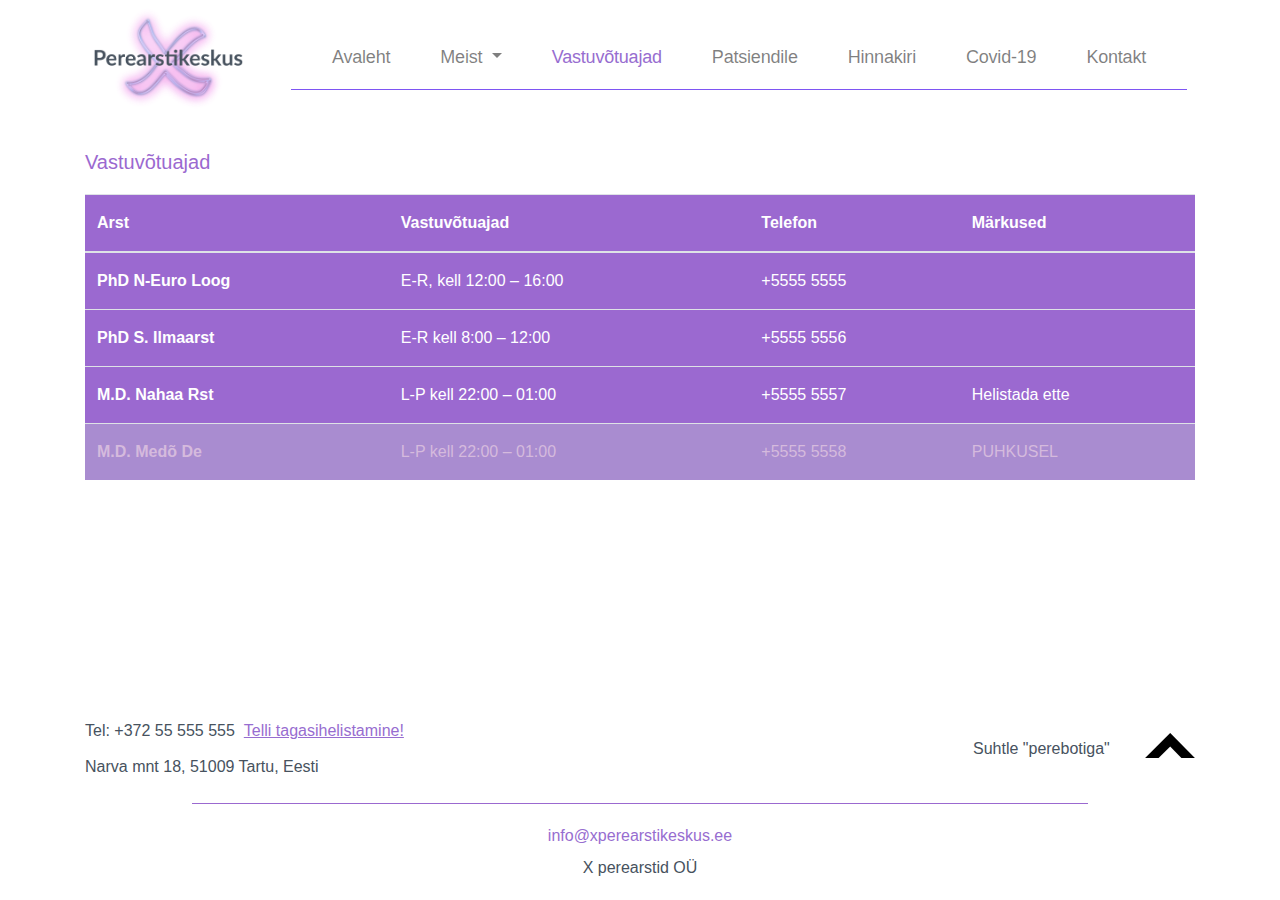
<file: reception.html>
<!DOCTYPE html>
<html lang="ee">
<head>
    <meta charset="utf-8">
    <meta http-equiv="X-UA-Compatible" content="IE=edge">
    <meta name="viewport" content="width=device-width, initial-scale=1, shrink-to-fit=no">
    <meta name="description" content="">
    <meta name="author" content="">
    <title>Perearstikeskus X &#8211; Vastuvõtuajad</title>
    <!-- Bootstrap CSS -->
    <link rel="stylesheet" href="https://stackpath.bootstrapcdn.com/bootstrap/4.3.1/css/bootstrap.min.css" integrity="sha384-ggOyR0iXCbMQv3Xipma34MD+dH/1fQ784/j6cY/iJTQUOhcWr7x9JvoRxT2MZw1T" crossorigin="anonymous">
    <!-- minu CSS -->
    <link rel="stylesheet" href="style.css">
    <link rel='stylesheet' href='http://fonts.googleapis.com/css?family=Lato&subset=latin,latin-ext' type='text/css'>
    <link rel="icon" type="image/png" href="img/favicon.png">
</head>
<body>

    <div class="d-flex mx-auto mb-3 align-items-center">
        <header class="text-center mr-5">
            <a href="index.html"><img src="logo.png" width="150px"></a>
        </header>
        <nav class="navbar navbar-expand-xl navbar-light">
            <button class="navbar-toggler" type="button" data-toggle="collapse" data-target="#navbarNavDropdown" aria-controls="navbarNavDropdown" aria-expanded="false" aria-label="Toggle navigation">
                <span class="navbar-toggler-icon"></span>
            </button>

            <div class="collapse navbar-collapse" id="navbarNavDropdown">
                <ul class="navbar-nav mr-auto">
                    <li class="nav-item"><a class="nav-link" href="index.html">Avaleht</a></li>
                    <li class="nav-item dropdown">
                        <a class="nav-link dropdown-toggle" href="#" id="navbarDropdown" role="button" data-toggle="dropdown" aria-haspopup="true" aria-expanded="false">
                            Meist
                        </a>
                        <div class="dropdown-menu" aria-labelledby="navbarDropdown">
                            <a class="dropdown-item" href="about.html">Ettevõttest</a>
                            <a class="dropdown-item" href="employees.html">Meie töötajad</a>
                        </div>
                    </li>
                    <li class="nav-item active"><a class="nav-link" href="reception.html">Vastuvõtuajad</a></li>
                    <li class="nav-item"><a class="nav-link" href="patient_info.html">Patsiendile</a></li>
                    <li class="nav-item"><a class="nav-link" href="pricing.html">Hinnakiri</a></li>
                    <li class="nav-item"><a class="nav-link" href="covid.html">Covid-19</a></li>
                    <li class="nav-item"><a class="nav-link" href="kontakt.html">Kontakt</a></li>
                </ul>
            </div>
        </nav>
    </div>


    <main class="container">
        <h2>Vastuvõtuajad</h2>
        <section>
            <table class="table table-hover table-purple">
                <thead>
                <tr>
                    <th scope="col">Arst</th>
                    <th scope="col">Vastuvõtuajad</th>
                    <th scope="col">Telefon</th>
                    <th scope="col">Märkused</th>
                </tr>
                </thead>
                <tbody>
                <tr>
                    <th scope="row">PhD N-Euro Loog</th>
                    <td>E-R, kell 12:00 &#8211; 16:00</td>
                    <td>+5555 5555</td>
                    <td></td>
                </tr>
                <tr>
                    <th scope="row">PhD S. Ilmaarst</th>
                    <td>E-R kell 8:00 &#8211; 12:00 </td>
                    <td>+5555 5556</td>
                    <td></td>
                </tr>
                <tr>
                    <th scope="row">M.D. Nahaa Rst</th>
                    <td>L-P kell 22:00 &#8211; 01:00</td>
                    <td>+5555 5557</td>
                    <td>Helistada ette</td>
                </tr>
                <tr class="row-muted">
                    <th scope="row">M.D. Medõ De</th>
                    <td>L-P kell 22:00 &#8211; 01:00</td>
                    <td>+5555 5558</td>
                    <td class="text-uppercase">Puhkusel</td>
                </tr>
                </tbody>
            </table>
        </section>
    </main>

    <footer>
        <div class="container footer d-flex flex-wrap align-items-center justify-content-between">
            <div id="k-andmed">
                <p class="mb-1">Tel: +372 55 555 555 &nbsp;<a style="text-decoration: underline;" href="helistamine.html">Telli tagasihelistamine! </a></p>
                <p class="mb-1">Narva mnt 18, 51009 Tartu, Eesti</p>
            </div>
            <div class="bot d-flex">
                <span class="mr-1">Suhtle "perebotiga"</span>
                <span class="bot-button" onclick="toggleChat()">
                    <object id="bot-button"
                        type="image/svg+xml"
                        data="img/ArrowUp.svg" width="50">
                    </object>
                </span>

                <div id="chat-container">
                    <button id="close-chat" type="button" onclick="closeChat()">
                        <img src="img/ArrowDown.svg" width="50" alt="">
                    </button>
                    <div class="chat-history">
                        <p id="chat-history-text">Kas saan kuidagi abiks olla?</p>
                    </div>
                    <div class="chat-input">
                        <input type="text" id="user-input">
                    </div>
                </div>
            </div>
        </div>
        <hr style="width: 70vw">
        <div class="d-flex flex-column align-items-center">
            <a href="mailto:info@xperearstikeskus.ee">info@xperearstikeskus.ee</a>
            <p>X perearstid OÜ</p>
        </div>
    </footer>

    <!-- jQuery -->
    <script src="https://code.jquery.com/jquery-3.3.1.slim.min.js" integrity="sha384-q8i/X+965DzO0rT7abK41JStQIAqVgRVzpbzo5smXKp4YfRvH+8abtTE1Pi6jizo" crossorigin="anonymous"></script>
    <!-- Popper.js -->
    <script src="https://cdnjs.cloudflare.com/ajax/libs/popper.js/1.14.7/umd/popper.min.js" integrity="sha384-UO2eT0CpHqdSJQ6hJty5KVphtPhzWj9WO1clHTMGa3JDZwrnQq4sF86dIHNDz0W1" crossorigin="anonymous"></script>
    <!-- Boostrap JS -->
    <script src="https://stackpath.bootstrapcdn.com/bootstrap/4.3.1/js/bootstrap.min.js" integrity="sha384-JjSmVgyd0p3pXB1rRibZUAYoIIy6OrQ6VrjIEaFf/nJGzIxFDsf4x0xIM+B07jRM" crossorigin="anonymous"></script>
    <!-- ikoonid -->
    <script src="https://cdn.linearicons.com/free/1.0.0/svgembedder.min.js"></script>
    <!-- bot -->
    <script src="js/bot.js"></script>
</body>
</html>
</file>
<file: style.css>
html, body {
    height: 100%;
}
body {
    display: flex;
    flex-direction: column;
    color: #47525E;
    grid-template-rows: 1fr auto;
    font-family: Graphik, -apple-system, BlinkMacSystemFont, "Segoe UI", Helvetica, Arial, sans-serif, "Apple Color Emoji", "Segoe UI Emoji", "Segoe UI Symbol" !important;
    font-size: 16px;
    line-height: 200%;
}
main{
    flex: 1 0 auto;

}
footer{
    flex:0 0 auto;
    margin-top: 10vh;
}

h1 {
    font-size: 30px;
}
h2 {
    font-size: 20px;
    color: #9B69D0;
    margin: 1em 0;
}

a {
    color: #976DD0;
}

nav {
    font-size: 20px;
}

.nav-link {
    color: #47525E;
    font-size: 18px;
    font-weight: 500;
    letter-spacing: -0.2px;
    white-space: nowrap;
}

@media only screen and (min-width: 1200px){
    .navbar-expand-xl .navbar-nav .nav-link {
        padding-left:25px;
        padding-right:25px;
    }

    nav {
        border-bottom: 1px solid #7E55F3
    }

    .left-section {
        width: 55%;
        padding-right: 1em;
    }

    .right-section {
        width: 45%;
        padding-left: 1em;
    }
}

.navbar-light .navbar-nav .active > .nav-link {
    color: #976DD0;
}

.bg-purple {
    background-color: #9B69D0;
}

.purple {
    color: #9B69D0;
}

.font-reset {
    font-family: Arial, sans-serif;
}

.extra-rounding {
    border-radius: 20px;
}

.emphasize {
    letter-spacing: 2px;
}

.strikethrough {
    text-decoration: line-through;
}

.extra-small {
    font-size: 10px;
}

.section  {
    margin: 1em 0;
}

.vertical-half-height {
    height: 50%;
}

.vertical-spacing {
    margin-bottom: 1em;
}

.spacer {
    height: 3em;
    width: 100%;
}

.card {
    overflow: hidden;
}

hr {
    border-color: #9B69D0;
}


/** Table **/

.table-purple td, .table-purple th {
    color: white;
    background-color: #9B69D0;
}

.table-purple tbody tr:hover {
    filter: brightness(110%)
}

.row-muted td, .row-muted th {
    background-color: #a98cd0;
    color: #d5badd;
}

/** Bot **/
.bot{
    width: 20%;
    display: flex;
    justify-content: space-between;
    position: relative;
}

.bot > button{

}

.bot-button {
    cursor: pointer;
}

.bot-button object {
    pointer-events: none;
}

#chat-container{
    border: 1px solid;
    display: none;
    position: absolute;
    bottom: 40px;
    right: 0;
}

.chat-user{
    background-color: green;
}

.chat-bot{
    background-color: yellow;
}

/** Footer **/
footer hr{
    width: 80vw;
}
@media only screen and (max-width:536px) {
    .footer{
        flex-direction: column;
        text-align: center;
    }
    footer hr{
        width: 100%;
    }
}
</file>
